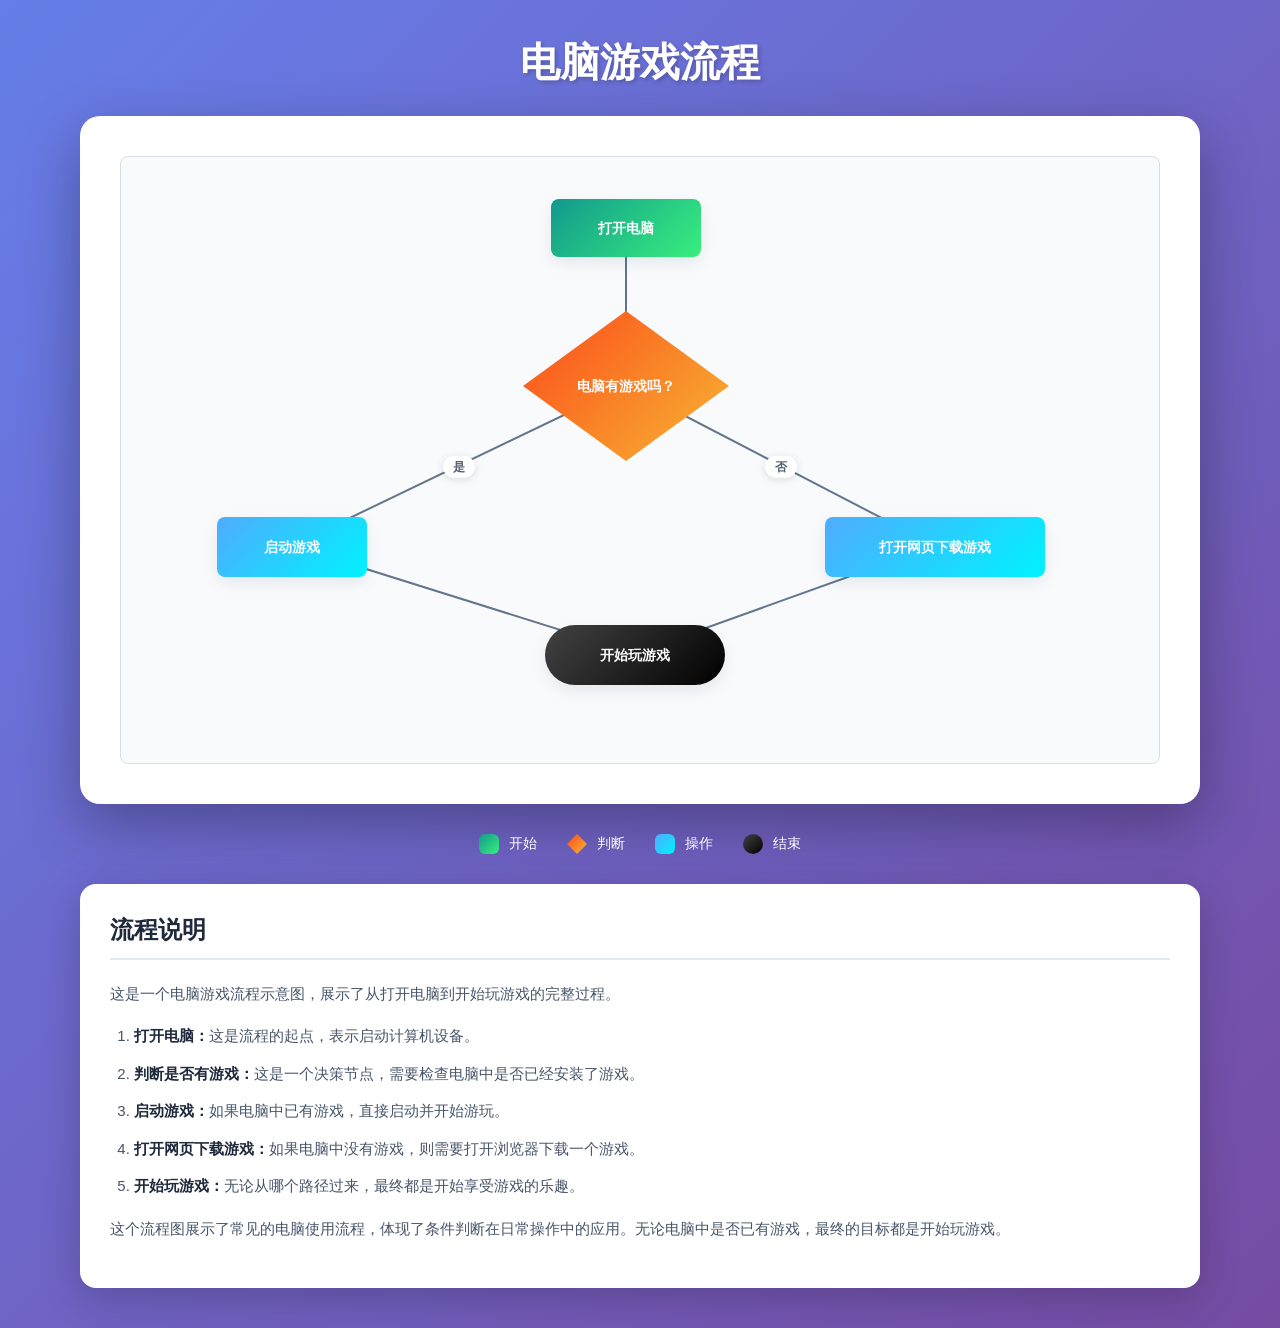
<file: index.html>
<!doctype html>
<html lang="zh-CN" data-ai-editable-html="v1">
<head>
  <meta charset="utf-8">
  <meta name="viewport" content="width=device-width, initial-scale=1">
  <title>&#22238;&#23478;&#27969;&#31243;&#22270;</title>
  <style>
    * { box-sizing: border-box; }

    body {
      margin: 0;
      min-height: 100vh;
      padding: 40px 20px;
      background: linear-gradient(135deg, #667eea 0%, #764ba2 100%);
      color: #172033;
      font-family: -apple-system, BlinkMacSystemFont, "Segoe UI", Roboto, "Helvetica Neue", Arial, sans-serif;
    }

    .container {
      max-width: 1120px;
      margin: 0 auto;
    }

    h1 {
      margin: 0 0 32px;
      color: #fff;
      text-align: center;
      font-size: 2.5rem;
      line-height: 1.1;
      text-shadow: 2px 2px 4px rgba(0, 0, 0, .22);
    }

    .flow-wrap {
      min-height: 620px;
      padding: 40px;
      border-radius: 20px;
      background: #fff;
      box-shadow: 0 20px 60px rgba(0, 0, 0, .3);
    }

    .ai-flow {
      width: 100%;
      min-height: 520px;
      position: relative;
      overflow: hidden;
      border-radius: 16px;
      background:
        linear-gradient(rgba(15, 23, 42, .05) 1px, transparent 1px),
        linear-gradient(90deg, rgba(15, 23, 42, .05) 1px, transparent 1px),
        #f8fafc;
      background-size: 28px 28px;
    }

    .ai-flow-lines line {
      stroke: #9ca3af;
      stroke-width: 3;
      stroke-linecap: round;
    }

    .ai-flow-node {
      border: 0;
      color: #fff;
      font-size: 16px;
      font-weight: 700;
      box-shadow: 0 8px 20px rgba(0, 0, 0, .18);
    }

    .ai-flow-node-start {
      background: linear-gradient(135deg, #11998e 0%, #38ef7d 100%);
    }

    .ai-flow-node-decision {
      background: linear-gradient(135deg, #fc4a1a 0%, #f7b733 100%);
      clip-path: polygon(50% 0%, 100% 50%, 50% 100%, 0% 50%);
      border-radius: 0;
      text-align: center;
    }

    .ai-flow-node-action {
      background: linear-gradient(135deg, #4facfe 0%, #00f2fe 100%);
    }

    .ai-flow-node-end {
      border-radius: 999px;
      background: linear-gradient(135deg, #434343 0%, #000000 100%);
    }

    .ai-flow-edge-label {
      background: #fff;
      color: #6b7280;
      font-size: 14px;
      font-weight: 700;
      box-shadow: 0 2px 8px rgba(0, 0, 0, .1);
    }

    .legend {
      display: flex;
      justify-content: center;
      gap: 30px;
      margin-top: 30px;
      flex-wrap: wrap;
    }

    .legend-item {
      display: flex;
      align-items: center;
      gap: 10px;
      color: #fff;
      font-size: 14px;
    }

    .legend-color {
      width: 20px;
      height: 20px;
      border-radius: 6px;
    }

    .description {
      margin-top: 30px;
      padding: 30px;
      border-radius: 16px;
      background: #fff;
      box-shadow: 0 10px 40px rgba(0, 0, 0, .2);
    }

    .description h2 {
      margin: 0 0 20px;
      color: #1e293b;
      font-size: 1.5rem;
      font-weight: 700;
      border-bottom: 2px solid #e2e8f0;
      padding-bottom: 12px;
    }

    .description p {
      margin: 0 0 16px;
      color: #475569;
      line-height: 1.8;
      font-size: 15px;
    }

    .description ol {
      margin: 0 0 16px;
      padding-left: 24px;
    }

    .description li {
      margin-bottom: 12px;
      color: #475569;
      line-height: 1.7;
      font-size: 15px;
    }

    .description strong {
      color: #1e293b;
    }

    @media (max-width: 760px) {
      body { padding: 24px 12px; }
      h1 { font-size: 2rem; }
      .flow-wrap { padding: 18px; }
    }
  </style>
</head>
<body>
  <main class="container">
    <h1 data-edit-id="page_title">电脑游戏流程</h1>

    <section class="flow-wrap">
      <div data-flow-id="home_flow" class="ai-flow"></div>
    </section>

    <div class="legend">
      <div class="legend-item">
        <div class="legend-color ai-flow-node-start"></div>
        <span>&#24320;&#22987;</span>
      </div>
      <div class="legend-item">
        <div class="legend-color ai-flow-node-decision"></div>
        <span>&#21028;&#26029;</span>
      </div>
      <div class="legend-item">
        <div class="legend-color ai-flow-node-action"></div>
        <span>&#25805;&#20316;</span>
      </div>
      <div class="legend-item">
        <div class="legend-color ai-flow-node-end"></div>
        <span>&#32467;&#26463;</span>
      </div>
    </div>

    <section class="description">
      <h2 data-edit-id="desc_title">流程说明</h2>
      <div data-edit-id="desc_content">
        <p>这是一个电脑游戏流程示意图，展示了从打开电脑到开始玩游戏的完整过程。</p>
        <ol>
          <li><strong>打开电脑：</strong>这是流程的起点，表示启动计算机设备。</li>
          <li><strong>判断是否有游戏：</strong>这是一个决策节点，需要检查电脑中是否已经安装了游戏。</li>
          <li><strong>启动游戏：</strong>如果电脑中已有游戏，直接启动并开始游玩。</li>
          <li><strong>打开网页下载游戏：</strong>如果电脑中没有游戏，则需要打开浏览器下载一个游戏。</li>
          <li><strong>开始玩游戏：</strong>无论从哪个路径过来，最终都是开始享受游戏的乐趣。</li>
        </ol>
        <p>这个流程图展示了常见的电脑使用流程，体现了条件判断在日常操作中的应用。无论电脑中是否已有游戏，最终的目标都是开始玩游戏。</p>
      </div>
    </section>
  </main>

  <script id="ai-editable-html-model" type="application/json">
{
  "version": "1",
  "title": "\u7535\u8111\u6e38\u620f\u6d41\u7a0b\u56fe",
  "blocks": [
    {
      "id": "page_title",
      "type": "text",
      "selector": "[data-edit-id='page_title']",
      "content": "\u7535\u8111\u6e38\u620f\u6d41\u7a0b"
    },
    {
      "id": "home_flow",
      "type": "flow",
      "selector": "[data-flow-id='home_flow']",
      "nodes": [
        { "id": "turn_on_pc", "label": "\u6253\u5f00\u7535\u8111", "x": 430, "y": 42, "width": 150, "height": 58, "type": "start" },
        { "id": "has_game", "label": "\u7535\u8111\u6709\u6e38\u620f\u5417\uff1f", "x": 402, "y": 154, "width": 206, "height": 150, "type": "decision" },
        { "id": "start_game", "label": "\u542f\u52a8\u6e38\u620f", "x": 96, "y": 360, "width": 150, "height": 60, "type": "action" },
        { "id": "download_game", "label": "\u6253\u5f00\u7f51\u9875\u4e0b\u8f7d\u6e38\u620f", "x": 704, "y": 360, "width": 220, "height": 60, "type": "action" },
        { "id": "play_game", "label": "\u5f00\u59cb\u73a9\u6e38\u620f", "x": 424, "y": 468, "width": 180, "height": 60, "type": "end" }
      ],
      "edges": [
        { "id": "start_to_decision", "source": "turn_on_pc", "target": "has_game", "label": "" },
        { "id": "yes_to_start", "source": "has_game", "target": "start_game", "label": "\u662f" },
        { "id": "no_to_download", "source": "has_game", "target": "download_game", "label": "\u5426" },
        { "id": "start_to_play", "source": "start_game", "target": "play_game", "label": "" },
        { "id": "download_to_play", "source": "download_game", "target": "play_game", "label": "" }
      ]
    }
  ]
}
  </script>
  <script src="ai-editable-html/assets/runtime-v1.js"></script>
</body>
</html>
</file>
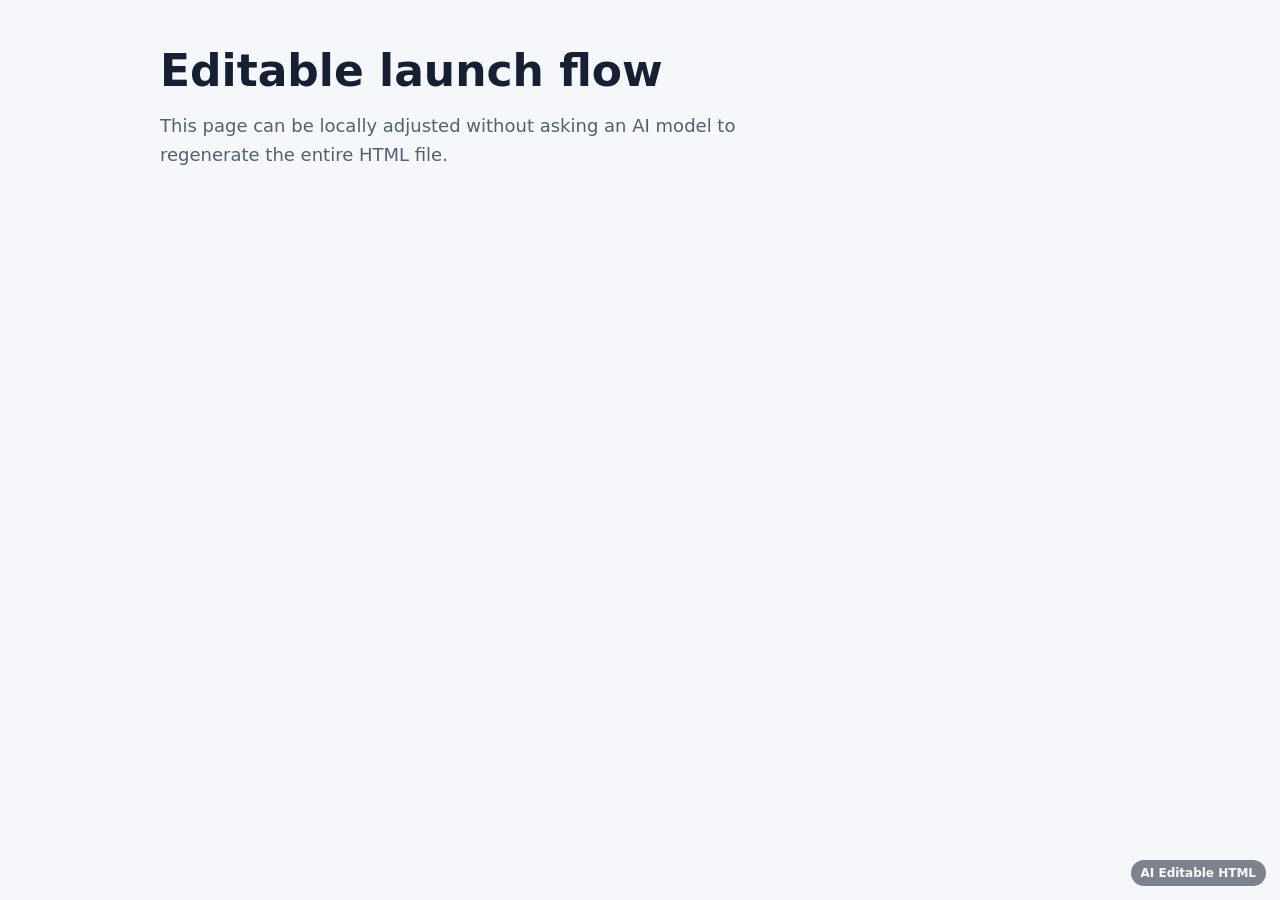
<file: ai-editable-html/assets/example-editable-page.html>
<!doctype html>
<html lang="en" data-ai-editable-html="v1">
<head>
  <meta charset="utf-8">
  <meta name="viewport" content="width=device-width, initial-scale=1">
  <title>Editable Launch Flow</title>
  <style>
    body { margin: 0; font-family: Inter, system-ui, -apple-system, Segoe UI, sans-serif; color: #172033; background: #f5f7fb; }
    main { max-width: 960px; margin: 0 auto; padding: 48px 24px; }
    h1 { margin: 0 0 12px; font-size: 44px; line-height: 1.05; }
    p { max-width: 680px; color: #526070; font-size: 18px; line-height: 1.6; }
    .flow-card { margin-top: 32px; }
    .ai-flow { height: 360px; }
    .ai-editable-badge { position: fixed; right: 14px; bottom: 14px; z-index: 9999; padding: 7px 10px; border-radius: 999px; background: rgba(15, 23, 42, .72); color: #fff; font: 600 12px/1 system-ui, sans-serif; text-decoration: none; backdrop-filter: blur(8px); opacity: .72; }
    .ai-editable-badge:hover { opacity: 1; }
  </style>
</head>
<body>
  <main>
    <h1 data-edit-id="page_title">Editable launch flow</h1>
    <p data-edit-id="intro_text">This page can be locally adjusted without asking an AI model to regenerate the entire HTML file.</p>
    <section class="flow-card">
      <div data-flow-id="launch_flow" class="ai-flow"></div>
    </section>
  </main>

  <script id="ai-editable-html-model" type="application/json">
{
  "version": "1",
  "title": "Editable Launch Flow",
  "blocks": [
    {
      "id": "page_title",
      "type": "text",
      "selector": "[data-edit-id='page_title']",
      "content": "Editable launch flow"
    },
    {
      "id": "intro_text",
      "type": "text",
      "selector": "[data-edit-id='intro_text']",
      "content": "This page can be locally adjusted without asking an AI model to regenerate the entire HTML file."
    },
    {
      "id": "launch_flow",
      "type": "flow",
      "selector": "[data-flow-id='launch_flow']",
      "nodes": [
        { "id": "brief", "label": "Brief", "x": 48, "y": 140, "width": 140, "height": 58 },
        { "id": "draft", "label": "Draft", "x": 268, "y": 76, "width": 140, "height": 58 },
        { "id": "review", "label": "Review", "x": 268, "y": 204, "width": 140, "height": 58 },
        { "id": "ship", "label": "Ship", "x": 488, "y": 140, "width": 140, "height": 58 }
      ],
      "edges": [
        { "id": "brief_to_draft", "source": "brief", "target": "draft", "label": "" },
        { "id": "brief_to_review", "source": "brief", "target": "review", "label": "" },
        { "id": "draft_to_ship", "source": "draft", "target": "ship", "label": "" },
        { "id": "review_to_ship", "source": "review", "target": "ship", "label": "" }
      ]
    }
  ]
}
  </script>
  <script>
    /* Inline assets/runtime-v1.js in generated pages. This example keeps the runtime separate for repository readability. */
  </script>
  <a class="ai-editable-badge" href="https://github.com/judadechunniunai/ai-editable-html" target="_blank" rel="noreferrer">AI Editable HTML</a>
</body>
</html>
</file>
